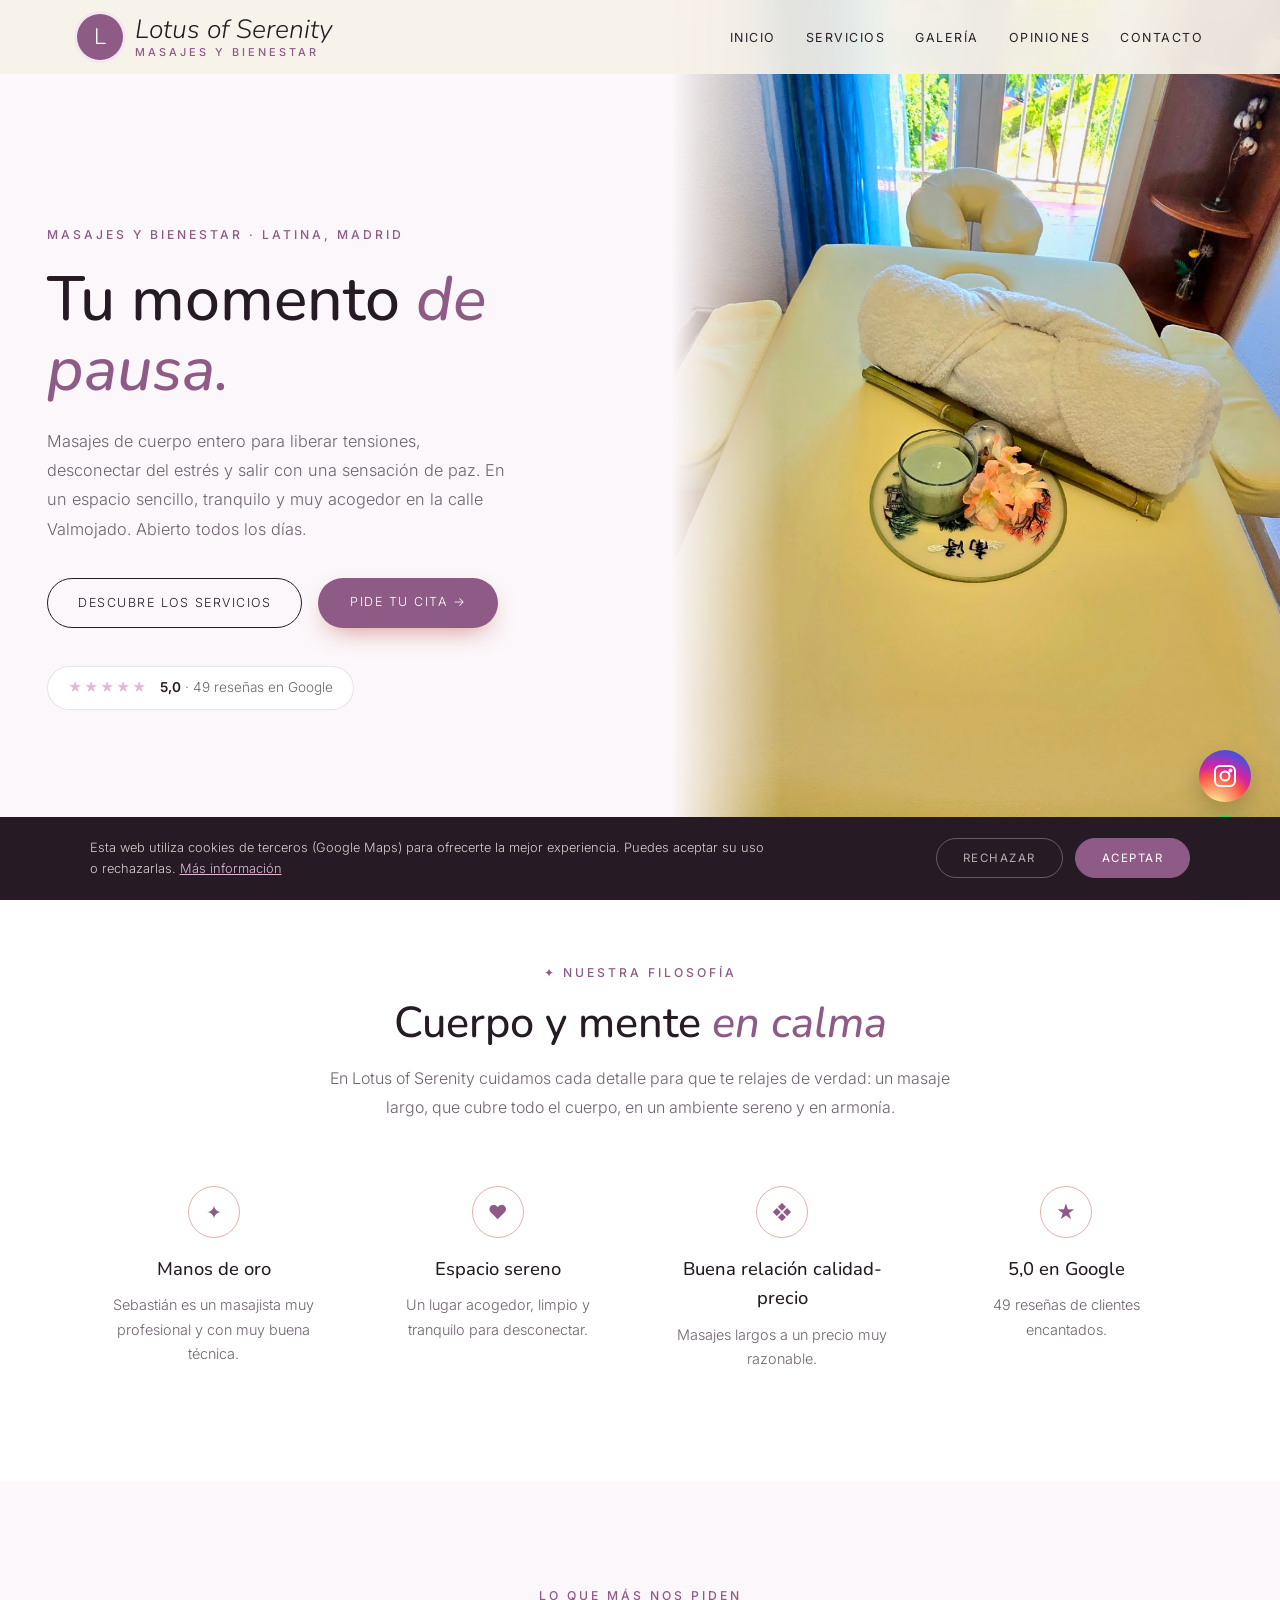
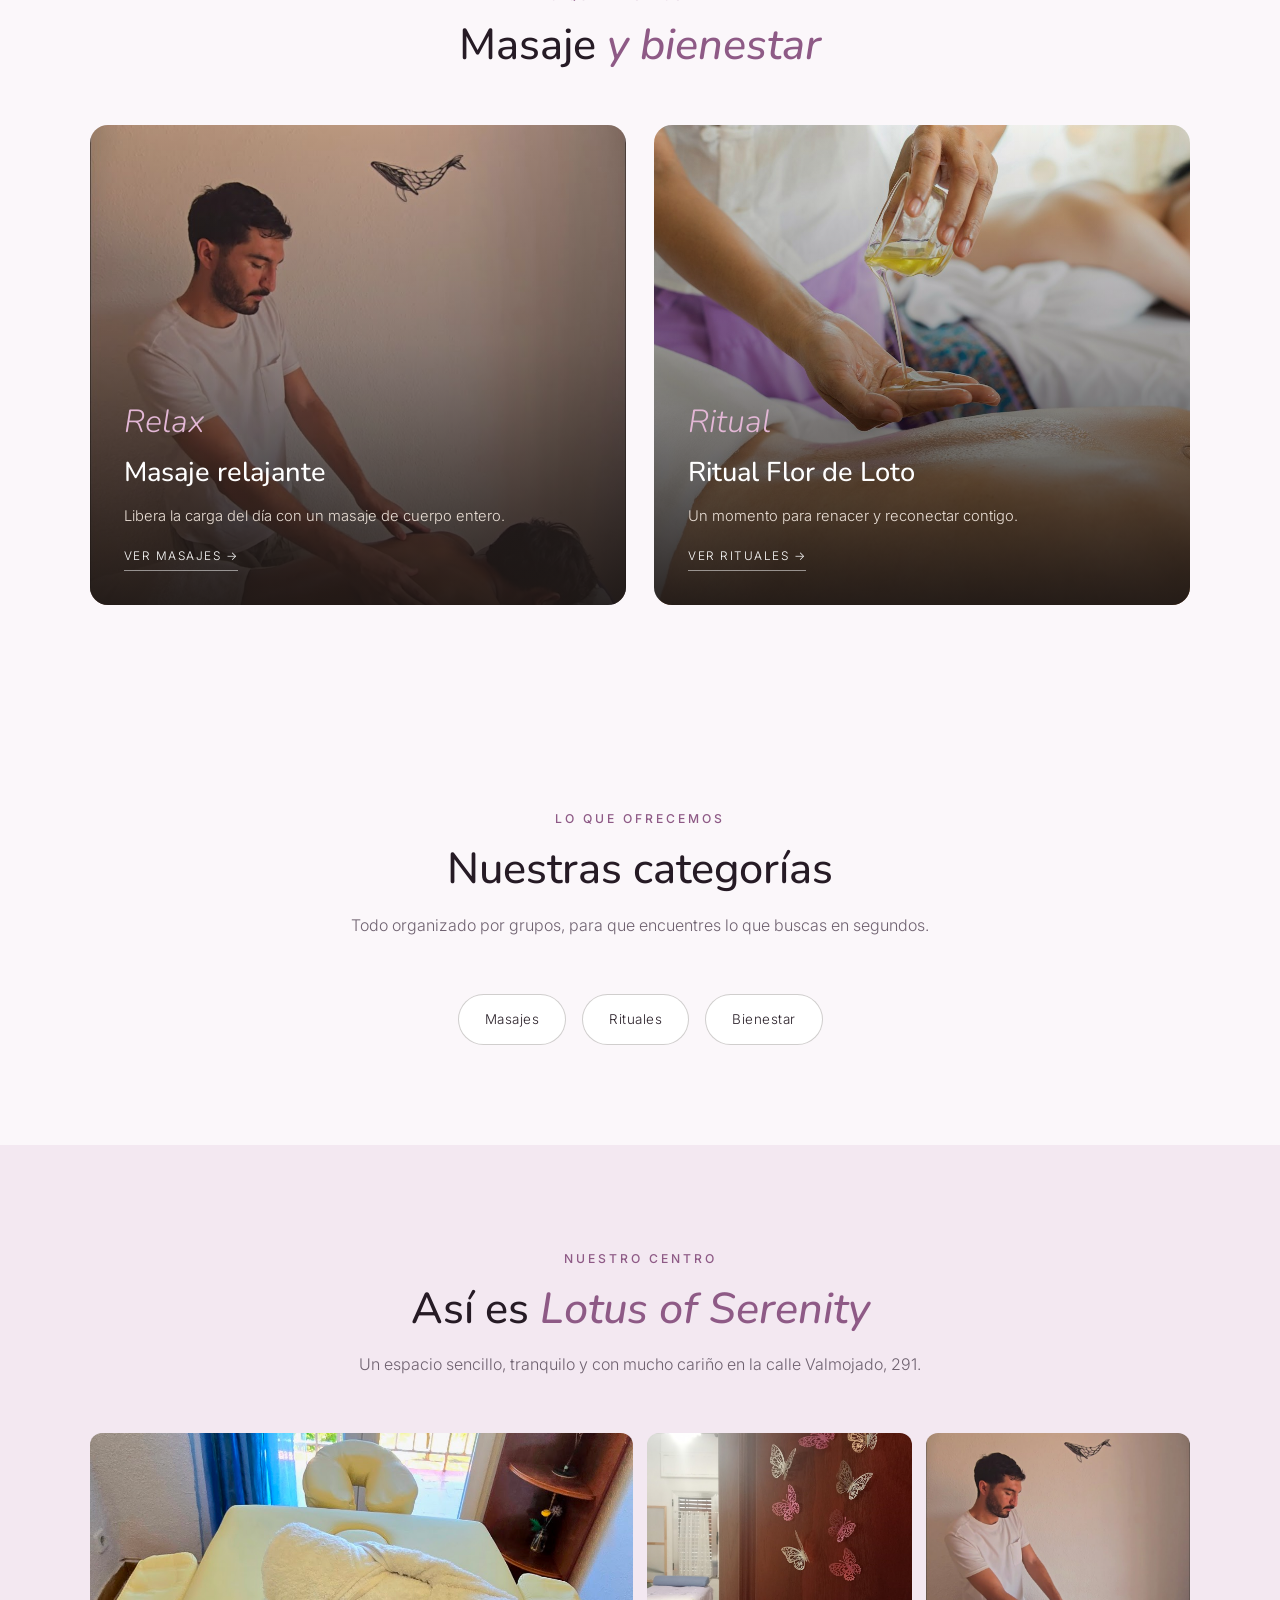
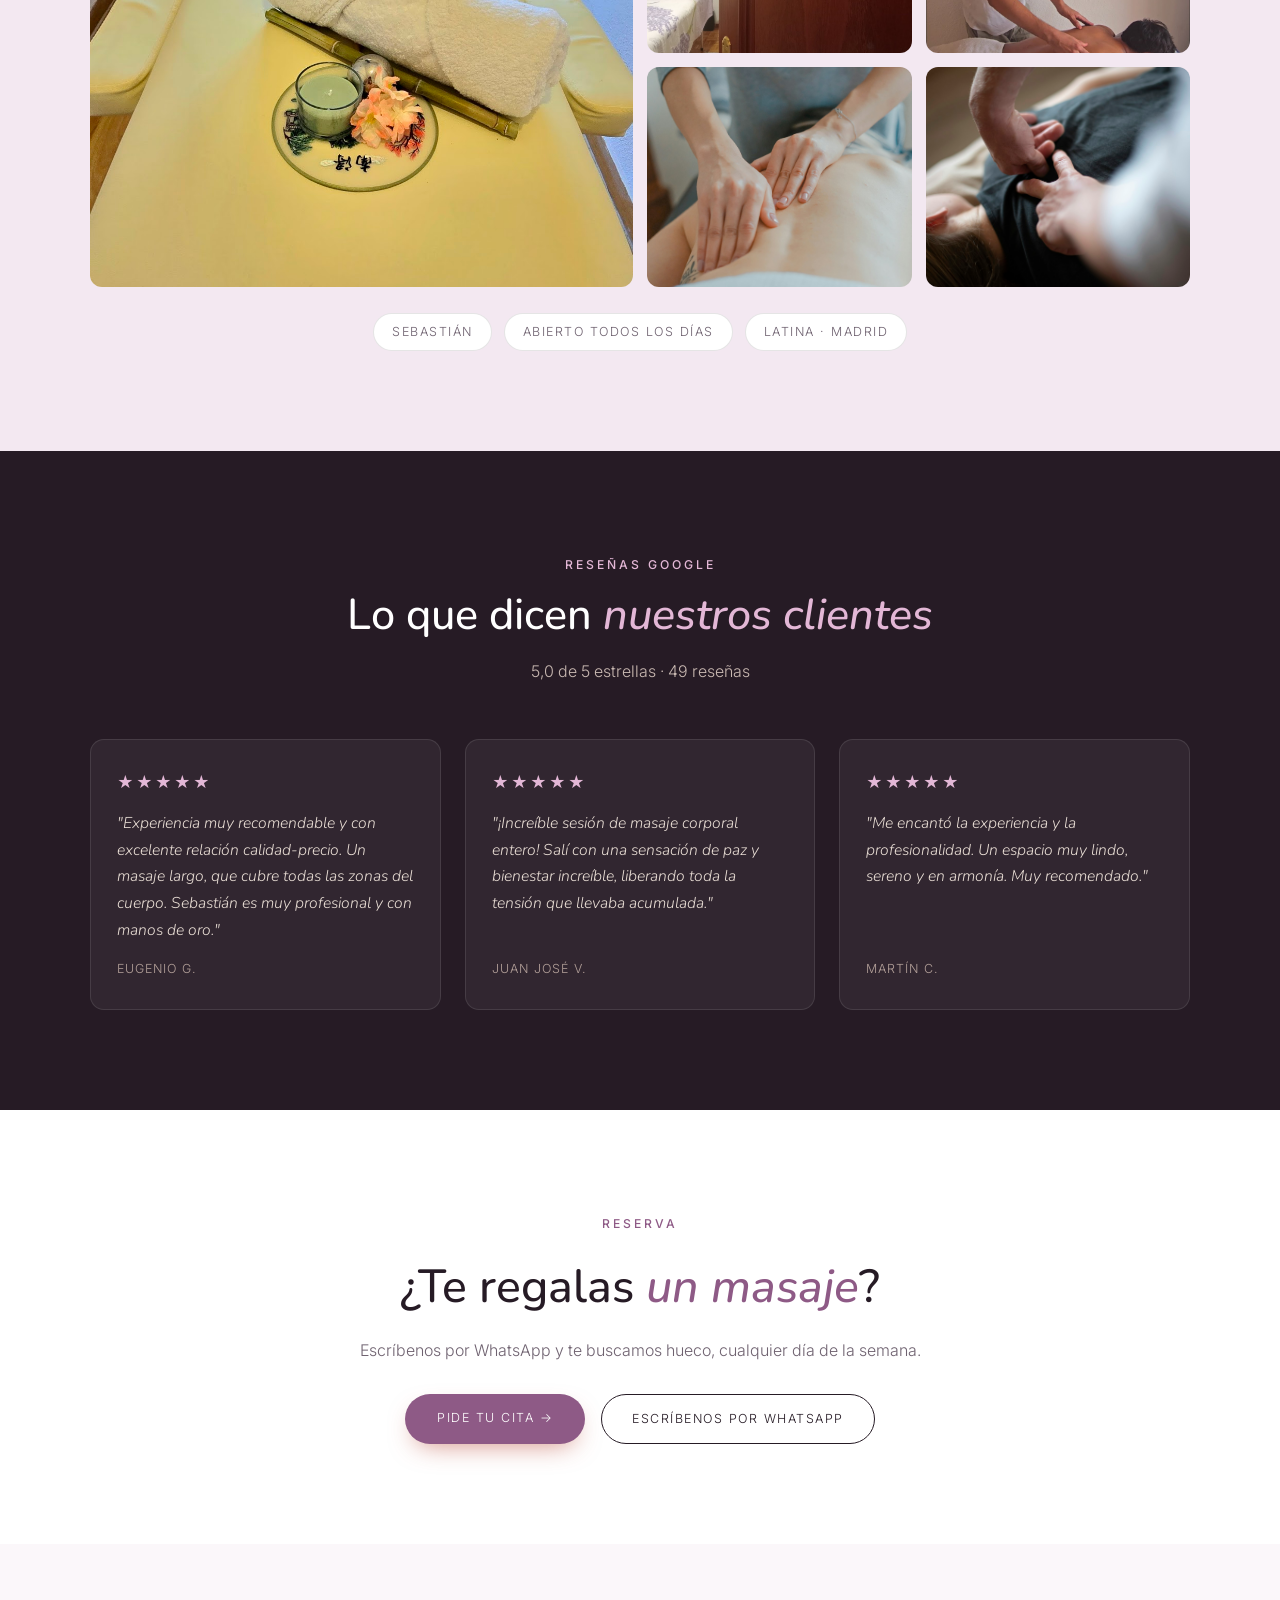
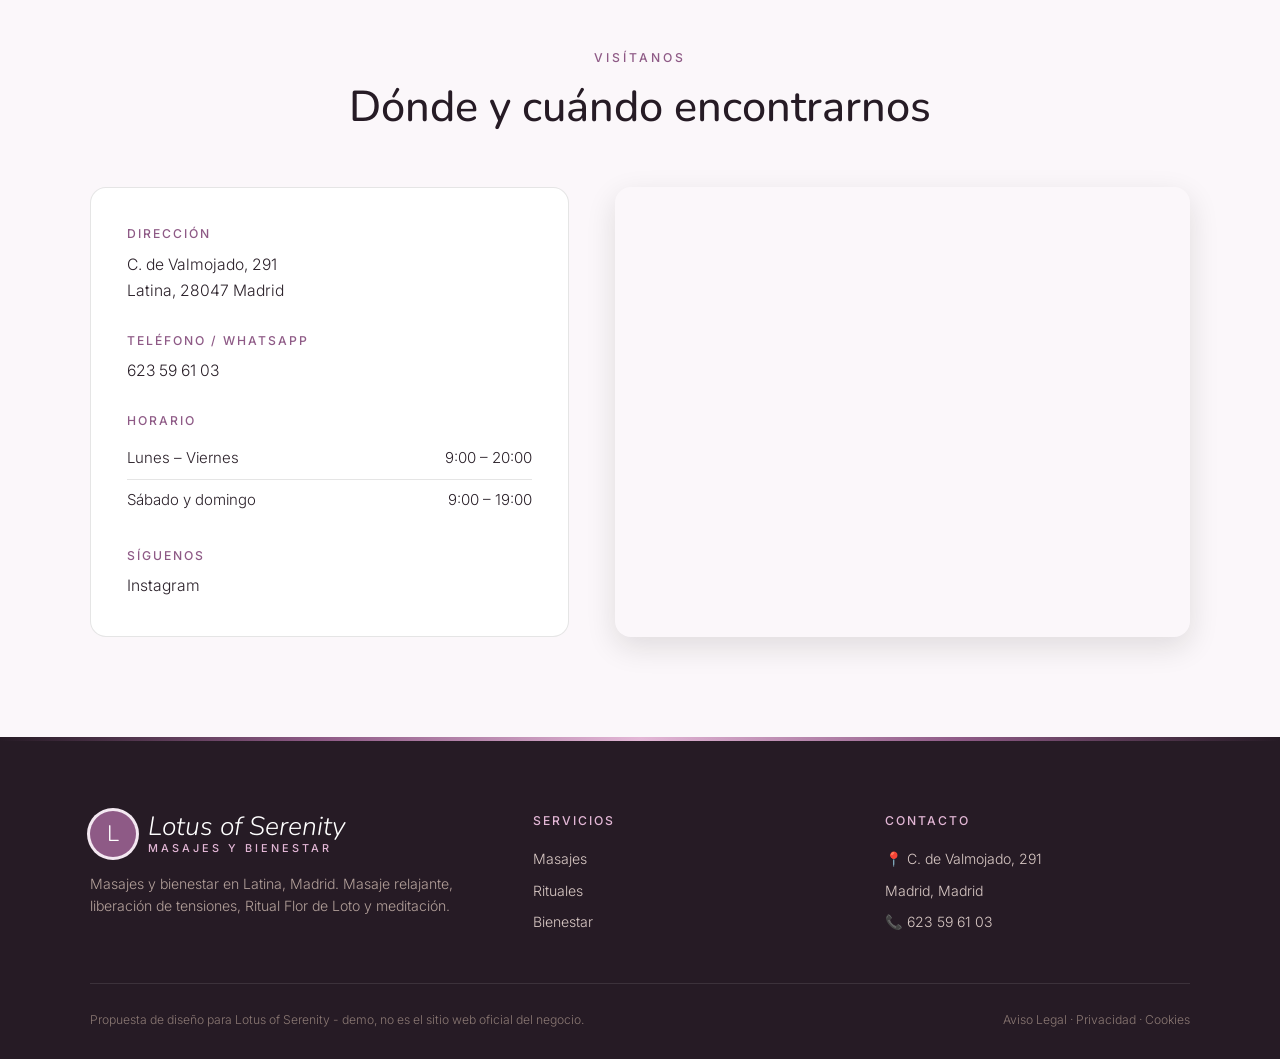
<file: index.html>
<!DOCTYPE html>
<html lang="es">
<head>
<meta charset="UTF-8">
<meta name="viewport" content="width=device-width, initial-scale=1.0">
<title>Lotus of Serenity — Masajes y bienestar en Latina, Madrid</title>
<meta name="description" content="Lotus of Serenity, centro de masajes y bienestar en C. de Valmojado 291 (Latina, Madrid). Masaje relajante de cuerpo entero, masaje para liberar tensiones, Ritual Flor de Loto y meditación. 5,0★ con 49 reseñas en Google.">
<meta name="theme-color" content="#261b25">
<meta property="og:title" content="Lotus of Serenity · Madrid">
<meta property="og:image" content="maps_01.jpg">

<link rel="preconnect" href="https://fonts.googleapis.com"><link rel="preconnect" href="https://fonts.gstatic.com" crossorigin><link href="https://fonts.googleapis.com/css2?family=Nunito:ital,wght@0,600;1,500&family=Inter:wght@300;400;500;600&display=swap" rel="stylesheet">
<link rel="stylesheet" href="styles.css">
</head>
<body>

<header id="header">
  <a href="index.html" class="logo" aria-label="Lotus of Serenity, inicio"><span class="logo-mark">L</span><span class="logo-text"><span class="script">Lotus of Serenity</span><small>masajes y bienestar</small></span></a>
  <nav id="nav" aria-label="Navegación principal"><ul><li><a href="index.html#inicio">Inicio</a></li><li><a href="servicios.html">Servicios</a></li><li><a href="index.html#galeria">Galería</a></li><li><a href="index.html#opiniones">Opiniones</a></li><li><a href="index.html#contacto">Contacto</a></li></ul></nav><button class="nav-toggle" id="navToggle" aria-label="Abrir menú">☰</button>
</header>

<section class="hero" id="inicio">
  <div class="hero-text">
    <span class="eyebrow">Masajes y bienestar · Latina, Madrid</span>
    <h1>Tu momento <em>de pausa.</em></h1>
    <p>Masajes de cuerpo entero para liberar tensiones, desconectar del estrés y salir con una sensación de paz. En un espacio sencillo, tranquilo y muy acogedor en la calle Valmojado. Abierto todos los días.</p>
    <div class="hero-ctas">
      <a href="servicios.html" class="btn-outline">Descubre los servicios</a>
      <a href="https://wa.me/34623596103?text=Hola%2C%20quiero%20pedir%20cita%20para%20un%20masaje" class="btn-solid" target="_blank" rel="noopener">Pide tu cita →</a>
    </div>
    <a class="hero-rating" href="https://www.google.com/maps/search/?api=1&query=Lotus+of+Serenity,+C.+de+Valmojado+291,+Madrid" target="_blank" rel="noopener"><span class="stars">★★★★★</span><span><strong>5,0</strong> · 49 reseñas en Google</span></a>
  </div>
  <div class="hero-img"><img src="maps_01.jpg" alt="Sala de masaje de Lotus of Serenity preparada con toallas y velas" style="object-position:center 50%;"></div>
</section>

<section class="trust">
  <div class="section-head">
    <span class="eyebrow">✦ Nuestra filosofía</span>
    <h2>Cuerpo y mente <em>en calma</em></h2>
    <p>En Lotus of Serenity cuidamos cada detalle para que te relajes de verdad: un masaje largo, que cubre todo el cuerpo, en un ambiente sereno y en armonía.</p>
  </div>
  <div class="trust-grid">
    <div class="trust-card"><span class="trust-ic">✦</span><h3>Manos de oro</h3><p>Sebastián es un masajista muy profesional y con muy buena técnica.</p></div>
    <div class="trust-card"><span class="trust-ic">♥</span><h3>Espacio sereno</h3><p>Un lugar acogedor, limpio y tranquilo para desconectar.</p></div>
    <div class="trust-card"><span class="trust-ic">❖</span><h3>Buena relación calidad-precio</h3><p>Masajes largos a un precio muy razonable.</p></div>
    <div class="trust-card"><span class="trust-ic">★</span><h3>5,0 en Google</h3><p>49 reseñas de clientes encantados.</p></div>
  </div>
</section>

<section class="worlds">
  <div class="section-head">
    <span class="eyebrow">Lo que más nos piden</span>
    <h2>Masaje <em>y bienestar</em></h2>
  </div>
  <div class="worlds-grid">
    <a href="servicios.html#masajes" class="world-card"><img src="maps_02.jpg" alt="Masaje relajante"><div class="world-text"><span class="script">Relax</span><h3>Masaje relajante</h3><p>Libera la carga del día con un masaje de cuerpo entero.</p><span class="world-link">Ver masajes →</span></div></a>
    <a href="servicios.html#rituales" class="world-card"><img src="u_aceite.jpg" alt="Ritual Flor de Loto"><div class="world-text"><span class="script">Ritual</span><h3>Ritual Flor de Loto</h3><p>Un momento para renacer y reconectar contigo.</p><span class="world-link">Ver rituales →</span></div></a>
  </div>
</section>

<section>
  <div class="section-head">
    <span class="eyebrow">Lo que ofrecemos</span>
    <h2>Nuestras categorías</h2>
    <p>Todo organizado por grupos, para que encuentres lo que buscas en segundos.</p>
  </div>
  <div class="cat-pills">
    <a href="servicios.html#masajes" class="cat-pill">Masajes</a>
    <a href="servicios.html#rituales" class="cat-pill">Rituales</a>
    <a href="servicios.html#bienestar" class="cat-pill">Bienestar</a>
  </div>
</section>

<section class="gallery-wrap" id="galeria">
  <div class="section-head">
    <span class="eyebrow">Nuestro centro</span>
    <h2>Así es <em>Lotus of Serenity</em></h2>
    <p>Un espacio sencillo, tranquilo y con mucho cariño en la calle Valmojado, 291.</p>
  </div>
  <div class="gallery">
    <figure class="big"><img src="maps_01.jpg" alt="Camilla de masaje preparada" loading="lazy"></figure>
    <figure><img src="maps_04.jpg" alt="Entrada a la sala de masaje" loading="lazy"></figure>
    <figure><img src="maps_02.jpg" alt="Masaje relajante" loading="lazy"></figure>
    <figure><img src="u_masaje.jpg" alt="Masaje de espalda" loading="lazy"></figure>
    <figure><img src="u_tension.jpg" alt="Masaje para liberar tensión" loading="lazy"></figure>
  </div>
  <div class="brands"><span>Sebastián</span><span>Abierto todos los días</span><span>Latina · Madrid</span></div>
</section>

<section class="reviews-wrap" id="opiniones">
  <div class="section-head">
    <span class="eyebrow">Reseñas Google</span>
    <h2>Lo que dicen <em>nuestros clientes</em></h2>
    <p>5,0 de 5 estrellas · 49 reseñas</p>
  </div>
  <div class="review-grid">
    <div class="review-card"><div class="stars">★★★★★</div><p>"Experiencia muy recomendable y con excelente relación calidad-precio. Un masaje largo, que cubre todas las zonas del cuerpo. Sebastián es muy profesional y con manos de oro."</p><cite>Eugenio G.</cite></div>
    <div class="review-card"><div class="stars">★★★★★</div><p>"¡Increíble sesión de masaje corporal entero! Salí con una sensación de paz y bienestar increíble, liberando toda la tensión que llevaba acumulada."</p><cite>Juan José V.</cite></div>
    <div class="review-card"><div class="stars">★★★★★</div><p>"Me encantó la experiencia y la profesionalidad. Un espacio muy lindo, sereno y en armonía. Muy recomendado."</p><cite>Martín C.</cite></div>
  </div>
</section>

<section class="cta-section">
  <span class="eyebrow">Reserva</span>
  <h2>¿Te regalas <em>un masaje</em>?</h2>
  <p>Escríbenos por WhatsApp y te buscamos hueco, cualquier día de la semana.</p>
  <div class="cta-row">
    <a href="https://wa.me/34623596103?text=Hola%2C%20quiero%20pedir%20cita%20para%20un%20masaje" class="btn-solid" target="_blank" rel="noopener">Pide tu cita →</a>
    <a href="https://wa.me/34623596103?text=Hola%2C%20quiero%20pedir%20cita%20para%20un%20masaje" class="btn-outline" target="_blank" rel="noopener">Escríbenos por WhatsApp</a>
  </div>
</section>

<section class="contact-section" id="contacto">
  <div class="section-head">
    <span class="eyebrow">Visítanos</span>
    <h2>Dónde y cuándo encontrarnos</h2>
  </div>
  <div class="contact-grid">
    <div class="contact-info">
      <div class="contact-block"><h3>Dirección</h3><p>C. de Valmojado, 291<br>Latina, 28047 Madrid</p></div>
      <div class="contact-block"><h3>Teléfono / WhatsApp</h3><p><a href="tel:+34623596103">623 59 61 03</a></p></div>
      <div class="contact-block"><h3>Horario</h3><ul class="hours-list"><li><span>Lunes – Viernes</span><span>9:00 – 20:00</span></li><li><span>Sábado y domingo</span><span>9:00 – 19:00</span></li></ul></div>
      <div class="contact-block"><h3>Síguenos</h3><p><a href="https://www.instagram.com/lotus_of_serenity/" target="_blank" rel="noopener">Instagram</a></p></div>
    </div>
    <div class="contact-map">
      <iframe title="Mapa de Lotus of Serenity" src="https://www.google.com/maps?q=Lotus+of+Serenity,+C.+de+Valmojado+291,+Madrid&output=embed" width="100%" height="100%" style="border:0;" allowfullscreen="" loading="lazy" referrerpolicy="no-referrer-when-downgrade"></iframe>
    </div>
  </div>
</section>

<footer>
  <div class="footer-grid">
    <div class="footer-brand">
      <a href="index.html" class="logo light"><span class="logo-mark">L</span><span class="logo-text"><span class="script">Lotus of Serenity</span><small>masajes y bienestar</small></span></a>
      <p>Masajes y bienestar en Latina, Madrid. Masaje relajante, liberación de tensiones, Ritual Flor de Loto y meditación.</p>
    </div>
    <div><h4>Servicios</h4><ul><li><a href="servicios.html#masajes">Masajes</a></li><li><a href="servicios.html#rituales">Rituales</a></li><li><a href="servicios.html#bienestar">Bienestar</a></li></ul></div>
    <div><h4>Contacto</h4><ul><li>📍 C. de Valmojado, 291</li><li>Madrid, Madrid</li><li>📞 <a href="tel:+34623596103">623 59 61 03</a></li></ul></div>
  </div>
  <div class="footer-bottom">
    <span>Propuesta de diseño para Lotus of Serenity - demo, no es el sitio web oficial del negocio.</span>
    <span><a href="aviso-legal.html">Aviso Legal</a> &middot; <a href="politica-privacidad.html">Privacidad</a> &middot; <a href="politica-cookies.html">Cookies</a></span>
  </div>
</footer>

<div id="cookie-banner" class="cookie-banner"><p>Esta web utiliza cookies de terceros (Google Maps) para ofrecerte la mejor experiencia. Puedes aceptar su uso o rechazarlas. <a href="politica-cookies.html">Más información</a></p><div class="cookie-actions"><button onclick="setCookieChoice('rejected')" class="ck-reject">Rechazar</button><button onclick="setCookieChoice('accepted')" class="ck-accept">Aceptar</button></div></div>
<div class="social-fabs"><a class="ig-fab" href="https://www.instagram.com/lotus_of_serenity/" target="_blank" rel="noopener" aria-label="Visitar Instagram"><svg width="24" height="24" viewBox="0 0 24 24" fill="none" stroke="white" stroke-width="2"><rect x="2" y="2" width="20" height="20" rx="5"/><circle cx="12" cy="12" r="4.5"/><circle cx="17.5" cy="6.5" r="1" fill="white"/></svg></a><a class="wa-fab" href="https://wa.me/34623596103?text=Hola%2C%20quiero%20pedir%20cita%20para%20un%20masaje" target="_blank" rel="noopener" aria-label="Escribir por WhatsApp"><svg width="28" height="28" viewBox="0 0 24 24" fill="white"><path d="M17.5 14.4c-.3-.1-1.8-.9-2-1s-.5-.1-.7.1-.8 1-.9 1.2-.3.2-.6.1a8.2 8.2 0 0 1-2.4-1.5 9 9 0 0 1-1.7-2.1c-.2-.3 0-.5.1-.6l.4-.5.3-.5v-.5l-.9-2.2c-.2-.6-.5-.5-.7-.5h-.6a1.1 1.1 0 0 0-.8.4 3.4 3.4 0 0 0-1 2.5 5.9 5.9 0 0 0 1.2 3.1 13.5 13.5 0 0 0 5.2 4.6c2.6 1 2.6.7 3.1.6a2.6 2.6 0 0 0 1.7-1.2 2.1 2.1 0 0 0 .2-1.2c-.1-.1-.3-.2-.6-.3ZM12 21.8a9.8 9.8 0 0 1-5-1.4l-.4-.2-3.7 1 1-3.6-.2-.4A9.8 9.8 0 1 1 12 21.8Zm8.4-18.3A11.8 11.8 0 0 0 1.8 17.7L.2 23.8l6.3-1.6a11.8 11.8 0 0 0 5.6 1.4A11.8 11.8 0 0 0 20.4 3.5Z"/></svg></a></div>
<script src="main.js"></script>
</body>
</html>
</file>
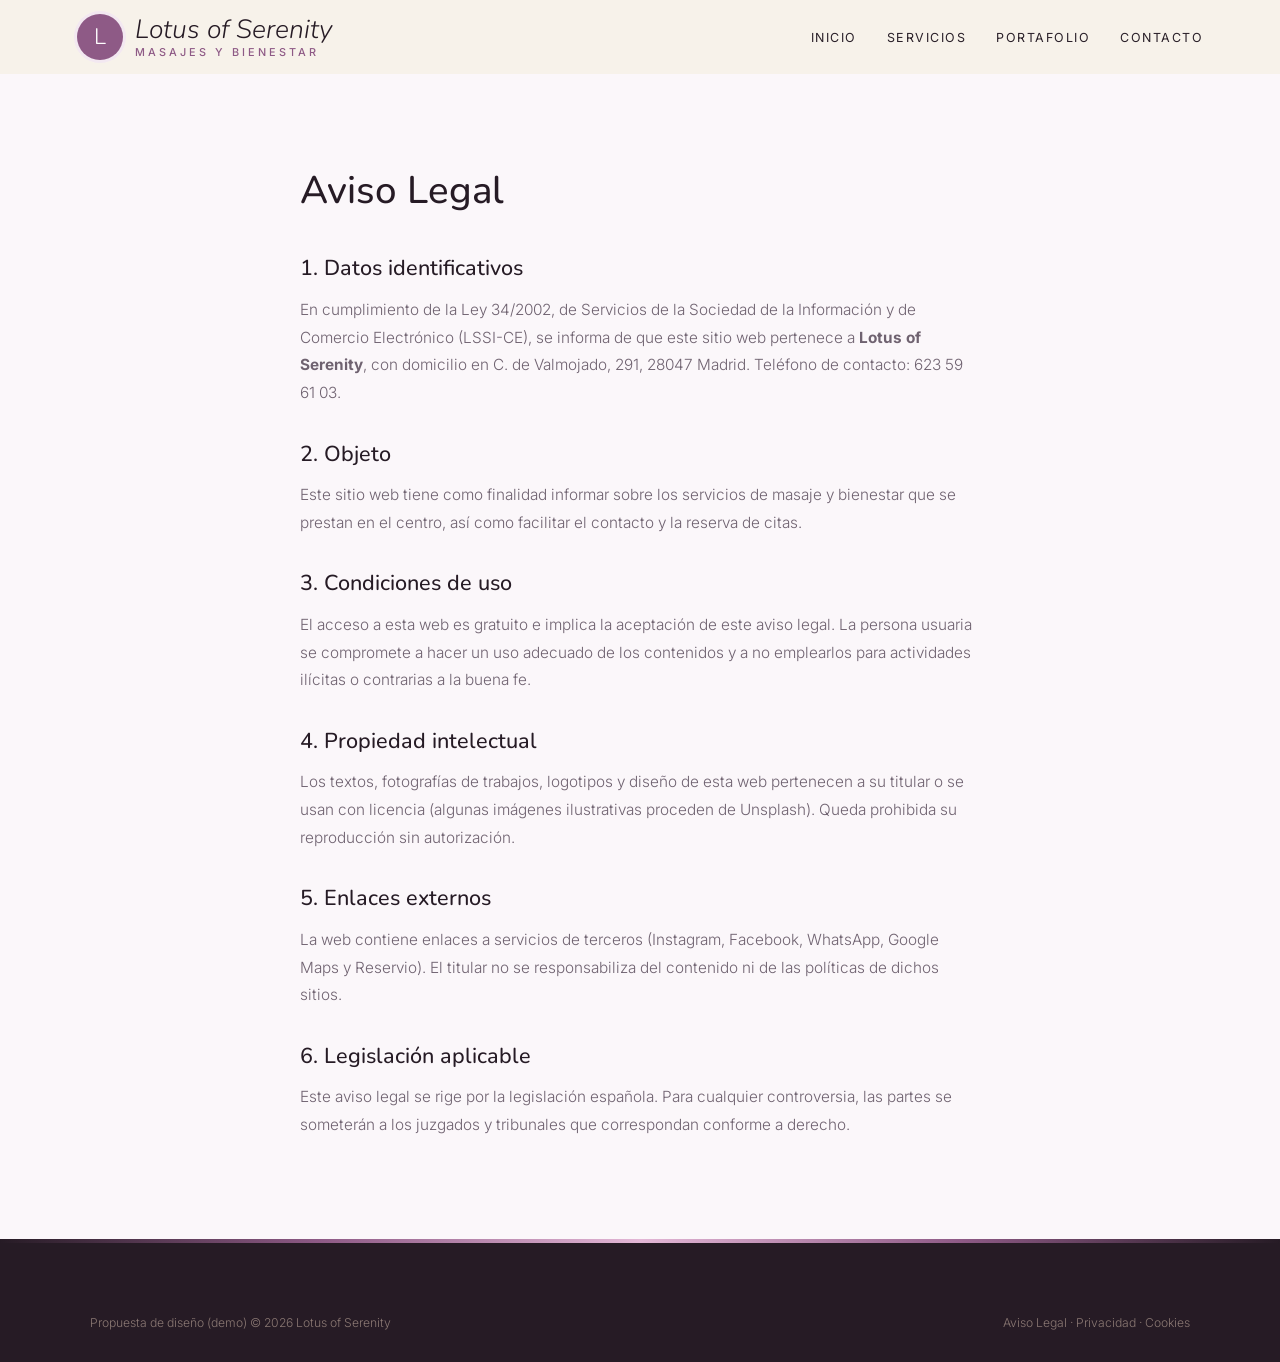
<file: aviso-legal.html>
<!DOCTYPE html>
<html lang="es">
<head>
<meta charset="UTF-8">
<meta name="viewport" content="width=device-width, initial-scale=1.0">
<title>Aviso Legal — Lotus of Serenity</title>
<meta name="robots" content="noindex">

<link rel="preconnect" href="https://fonts.googleapis.com">
<link href="https://fonts.googleapis.com/css2?family=Nunito:ital,wght@0,600;1,500&family=Inter:wght@300;400;500;600&display=swap" rel="stylesheet">
<link rel="stylesheet" href="styles.css">
</head>
<body>
<header id="header" class="scrolled">
  <a href="index.html" class="logo" aria-label="Lotus of Serenity, inicio">
    <span class="logo-mark">L</span>
    <span class="logo-text"><span class="script">Lotus of Serenity</span><small>masajes y bienestar</small></span>
  </a>
  <nav id="nav" aria-label="Navegación principal">
    <ul>
      <li><a href="index.html#inicio">Inicio</a></li>
      <li><a href="servicios.html">Servicios</a></li>
      <li><a href="portafolio.html">Portafolio</a></li>
      <li><a href="index.html#contacto">Contacto</a></li>
    </ul>
  </nav>
  <button class="nav-toggle" id="navToggle" aria-label="Abrir menú">☰</button>
</header>
<main class="legal"><h1>Aviso Legal</h1>
<h2>1. Datos identificativos</h2>
<p>En cumplimiento de la Ley 34/2002, de Servicios de la Sociedad de la Información y de Comercio Electrónico (LSSI-CE), se informa de que este sitio web pertenece a <strong>Lotus of Serenity</strong>, con domicilio en C. de Valmojado, 291, 28047 Madrid. Teléfono de contacto: 623 59 61 03.</p>
<h2>2. Objeto</h2>
<p>Este sitio web tiene como finalidad informar sobre los servicios de masaje y bienestar que se prestan en el centro, así como facilitar el contacto y la reserva de citas.</p>
<h2>3. Condiciones de uso</h2>
<p>El acceso a esta web es gratuito e implica la aceptación de este aviso legal. La persona usuaria se compromete a hacer un uso adecuado de los contenidos y a no emplearlos para actividades ilícitas o contrarias a la buena fe.</p>
<h2>4. Propiedad intelectual</h2>
<p>Los textos, fotografías de trabajos, logotipos y diseño de esta web pertenecen a su titular o se usan con licencia (algunas imágenes ilustrativas proceden de Unsplash). Queda prohibida su reproducción sin autorización.</p>
<h2>5. Enlaces externos</h2>
<p>La web contiene enlaces a servicios de terceros (Instagram, Facebook, WhatsApp, Google Maps y Reservio). El titular no se responsabiliza del contenido ni de las políticas de dichos sitios.</p>
<h2>6. Legislación aplicable</h2>
<p>Este aviso legal se rige por la legislación española. Para cualquier controversia, las partes se someterán a los juzgados y tribunales que correspondan conforme a derecho.</p></main>
<footer>
  <div class="footer-bottom" style="margin-top:0">
    <span>Propuesta de diseño (demo) © 2026 Lotus of Serenity</span>
    <span><a href="aviso-legal.html">Aviso Legal</a> &middot; <a href="politica-privacidad.html">Privacidad</a> &middot; <a href="politica-cookies.html">Cookies</a></span>
  </div>
</footer>
<script src="main.js"></script>
</body>
</html>
</file>
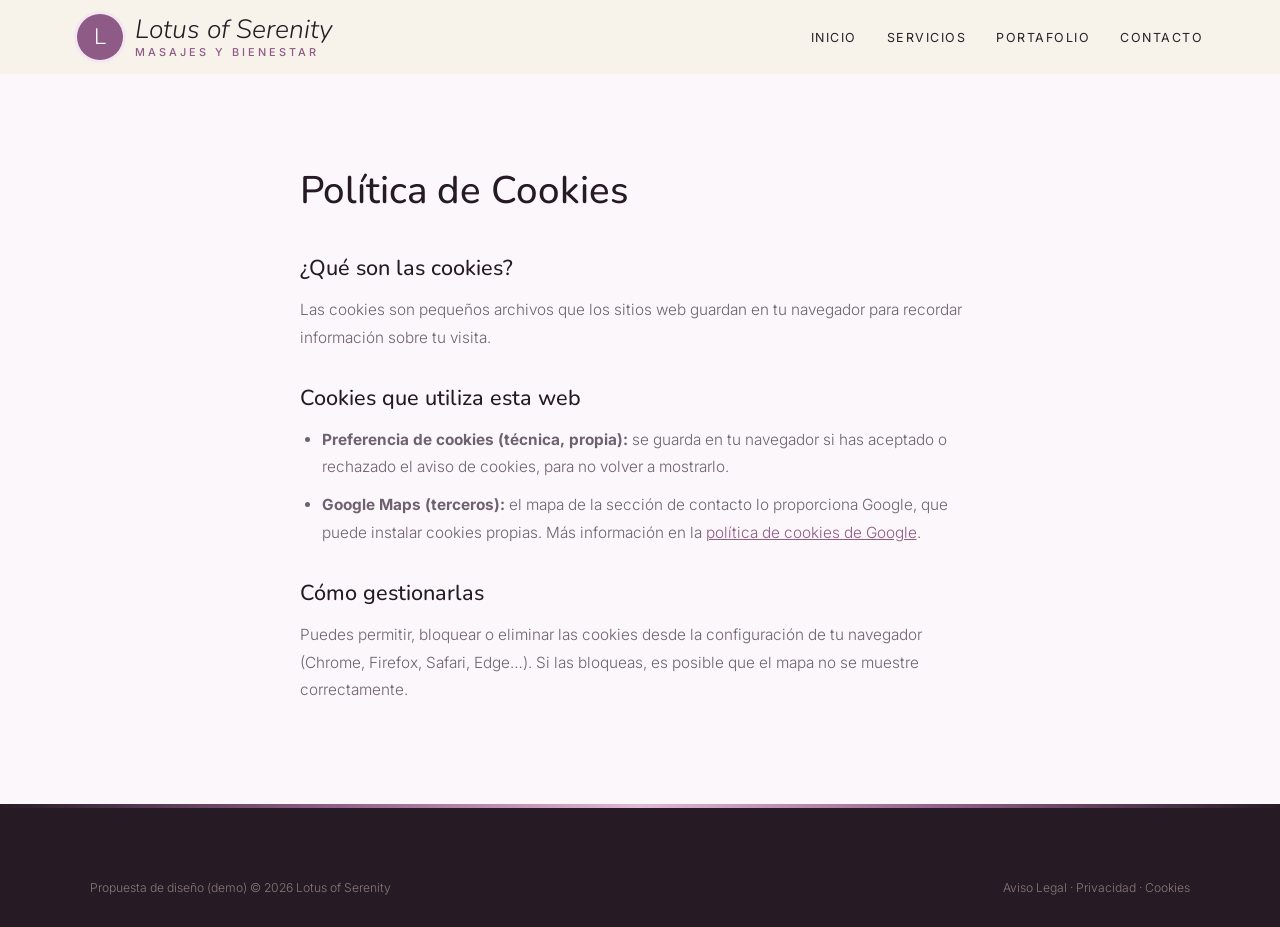
<file: politica-cookies.html>
<!DOCTYPE html>
<html lang="es">
<head>
<meta charset="UTF-8">
<meta name="viewport" content="width=device-width, initial-scale=1.0">
<title>Política de Cookies — Lotus of Serenity</title>
<meta name="robots" content="noindex">

<link rel="preconnect" href="https://fonts.googleapis.com">
<link href="https://fonts.googleapis.com/css2?family=Nunito:ital,wght@0,600;1,500&family=Inter:wght@300;400;500;600&display=swap" rel="stylesheet">
<link rel="stylesheet" href="styles.css">
</head>
<body>
<header id="header" class="scrolled">
  <a href="index.html" class="logo" aria-label="Lotus of Serenity, inicio">
    <span class="logo-mark">L</span>
    <span class="logo-text"><span class="script">Lotus of Serenity</span><small>masajes y bienestar</small></span>
  </a>
  <nav id="nav" aria-label="Navegación principal">
    <ul>
      <li><a href="index.html#inicio">Inicio</a></li>
      <li><a href="servicios.html">Servicios</a></li>
      <li><a href="portafolio.html">Portafolio</a></li>
      <li><a href="index.html#contacto">Contacto</a></li>
    </ul>
  </nav>
  <button class="nav-toggle" id="navToggle" aria-label="Abrir menú">☰</button>
</header>
<main class="legal"><h1>Política de Cookies</h1>
<h2>¿Qué son las cookies?</h2>
<p>Las cookies son pequeños archivos que los sitios web guardan en tu navegador para recordar información sobre tu visita.</p>
<h2>Cookies que utiliza esta web</h2>
<ul>
<li><strong>Preferencia de cookies (técnica, propia):</strong> se guarda en tu navegador si has aceptado o rechazado el aviso de cookies, para no volver a mostrarlo.</li>
<li><strong>Google Maps (terceros):</strong> el mapa de la sección de contacto lo proporciona Google, que puede instalar cookies propias. Más información en la <a href="https://policies.google.com/technologies/cookies" target="_blank" rel="noopener">política de cookies de Google</a>.</li>
</ul>
<h2>Cómo gestionarlas</h2>
<p>Puedes permitir, bloquear o eliminar las cookies desde la configuración de tu navegador (Chrome, Firefox, Safari, Edge…). Si las bloqueas, es posible que el mapa no se muestre correctamente.</p></main>
<footer>
  <div class="footer-bottom" style="margin-top:0">
    <span>Propuesta de diseño (demo) © 2026 Lotus of Serenity</span>
    <span><a href="aviso-legal.html">Aviso Legal</a> &middot; <a href="politica-privacidad.html">Privacidad</a> &middot; <a href="politica-cookies.html">Cookies</a></span>
  </div>
</footer>
<script src="main.js"></script>
</body>
</html>
</file>
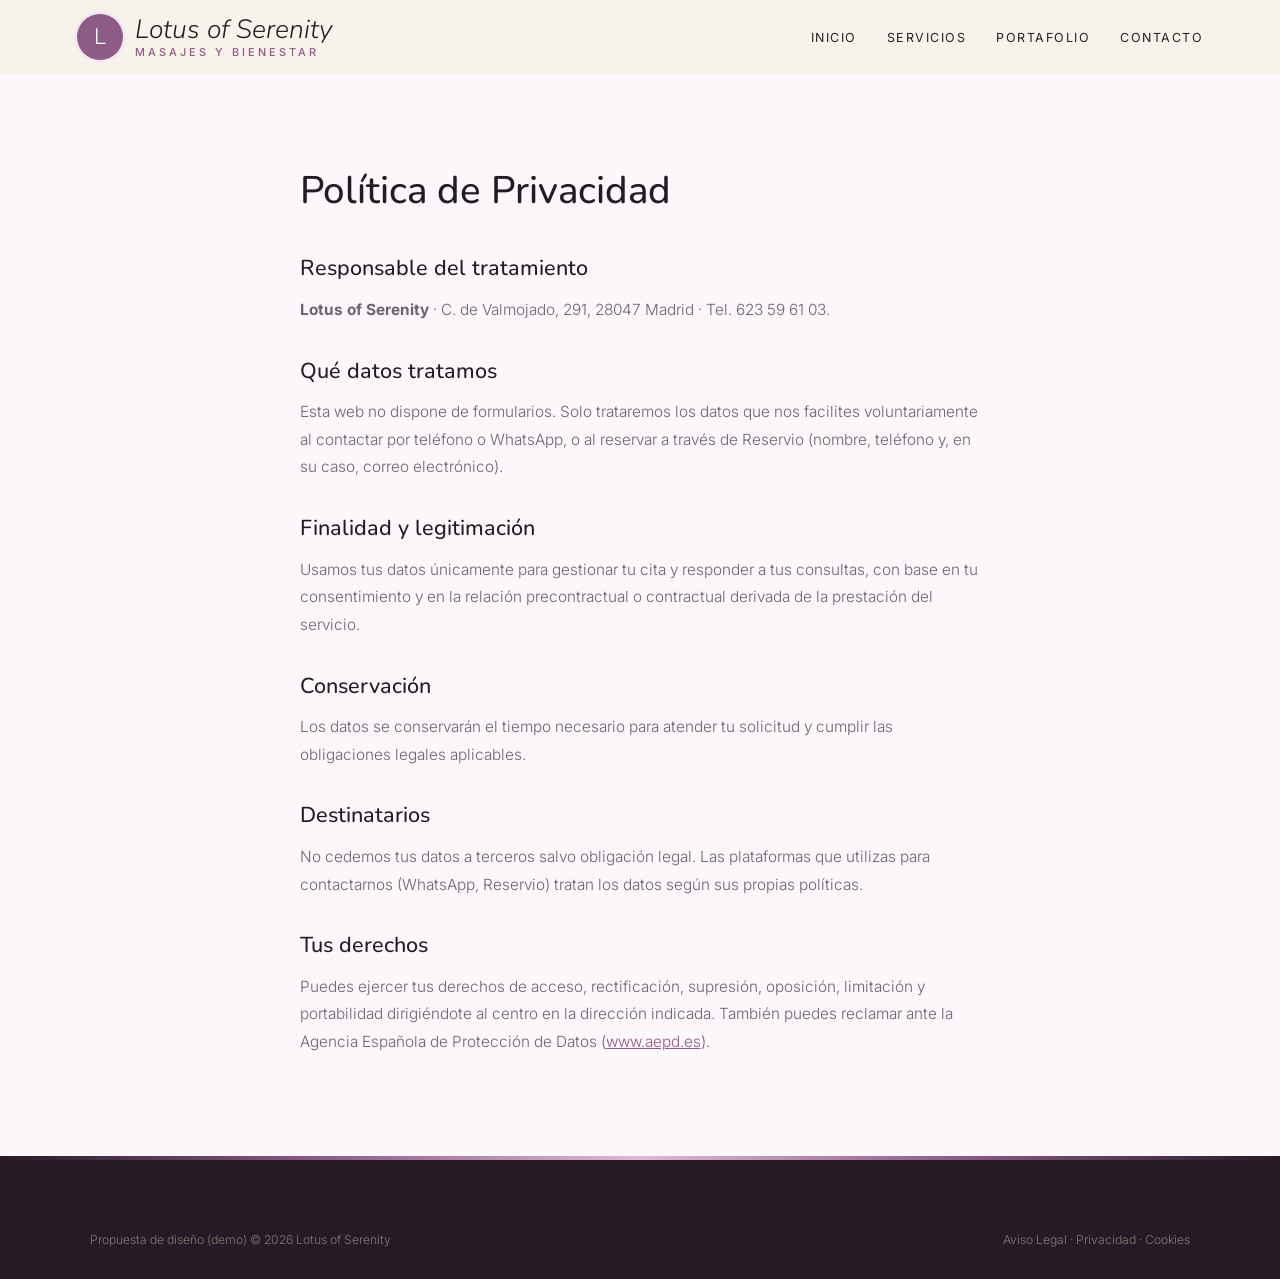
<file: politica-privacidad.html>
<!DOCTYPE html>
<html lang="es">
<head>
<meta charset="UTF-8">
<meta name="viewport" content="width=device-width, initial-scale=1.0">
<title>Política de Privacidad — Lotus of Serenity</title>
<meta name="robots" content="noindex">

<link rel="preconnect" href="https://fonts.googleapis.com">
<link href="https://fonts.googleapis.com/css2?family=Nunito:ital,wght@0,600;1,500&family=Inter:wght@300;400;500;600&display=swap" rel="stylesheet">
<link rel="stylesheet" href="styles.css">
</head>
<body>
<header id="header" class="scrolled">
  <a href="index.html" class="logo" aria-label="Lotus of Serenity, inicio">
    <span class="logo-mark">L</span>
    <span class="logo-text"><span class="script">Lotus of Serenity</span><small>masajes y bienestar</small></span>
  </a>
  <nav id="nav" aria-label="Navegación principal">
    <ul>
      <li><a href="index.html#inicio">Inicio</a></li>
      <li><a href="servicios.html">Servicios</a></li>
      <li><a href="portafolio.html">Portafolio</a></li>
      <li><a href="index.html#contacto">Contacto</a></li>
    </ul>
  </nav>
  <button class="nav-toggle" id="navToggle" aria-label="Abrir menú">☰</button>
</header>
<main class="legal"><h1>Política de Privacidad</h1>
<h2>Responsable del tratamiento</h2>
<p><strong>Lotus of Serenity</strong> · C. de Valmojado, 291, 28047 Madrid · Tel. 623 59 61 03.</p>
<h2>Qué datos tratamos</h2>
<p>Esta web no dispone de formularios. Solo trataremos los datos que nos facilites voluntariamente al contactar por teléfono o WhatsApp, o al reservar a través de Reservio (nombre, teléfono y, en su caso, correo electrónico).</p>
<h2>Finalidad y legitimación</h2>
<p>Usamos tus datos únicamente para gestionar tu cita y responder a tus consultas, con base en tu consentimiento y en la relación precontractual o contractual derivada de la prestación del servicio.</p>
<h2>Conservación</h2>
<p>Los datos se conservarán el tiempo necesario para atender tu solicitud y cumplir las obligaciones legales aplicables.</p>
<h2>Destinatarios</h2>
<p>No cedemos tus datos a terceros salvo obligación legal. Las plataformas que utilizas para contactarnos (WhatsApp, Reservio) tratan los datos según sus propias políticas.</p>
<h2>Tus derechos</h2>
<p>Puedes ejercer tus derechos de acceso, rectificación, supresión, oposición, limitación y portabilidad dirigiéndote al centro en la dirección indicada. También puedes reclamar ante la Agencia Española de Protección de Datos (<a href="https://www.aepd.es" target="_blank" rel="noopener">www.aepd.es</a>).</p></main>
<footer>
  <div class="footer-bottom" style="margin-top:0">
    <span>Propuesta de diseño (demo) © 2026 Lotus of Serenity</span>
    <span><a href="aviso-legal.html">Aviso Legal</a> &middot; <a href="politica-privacidad.html">Privacidad</a> &middot; <a href="politica-cookies.html">Cookies</a></span>
  </div>
</footer>
<script src="main.js"></script>
</body>
</html>
</file>
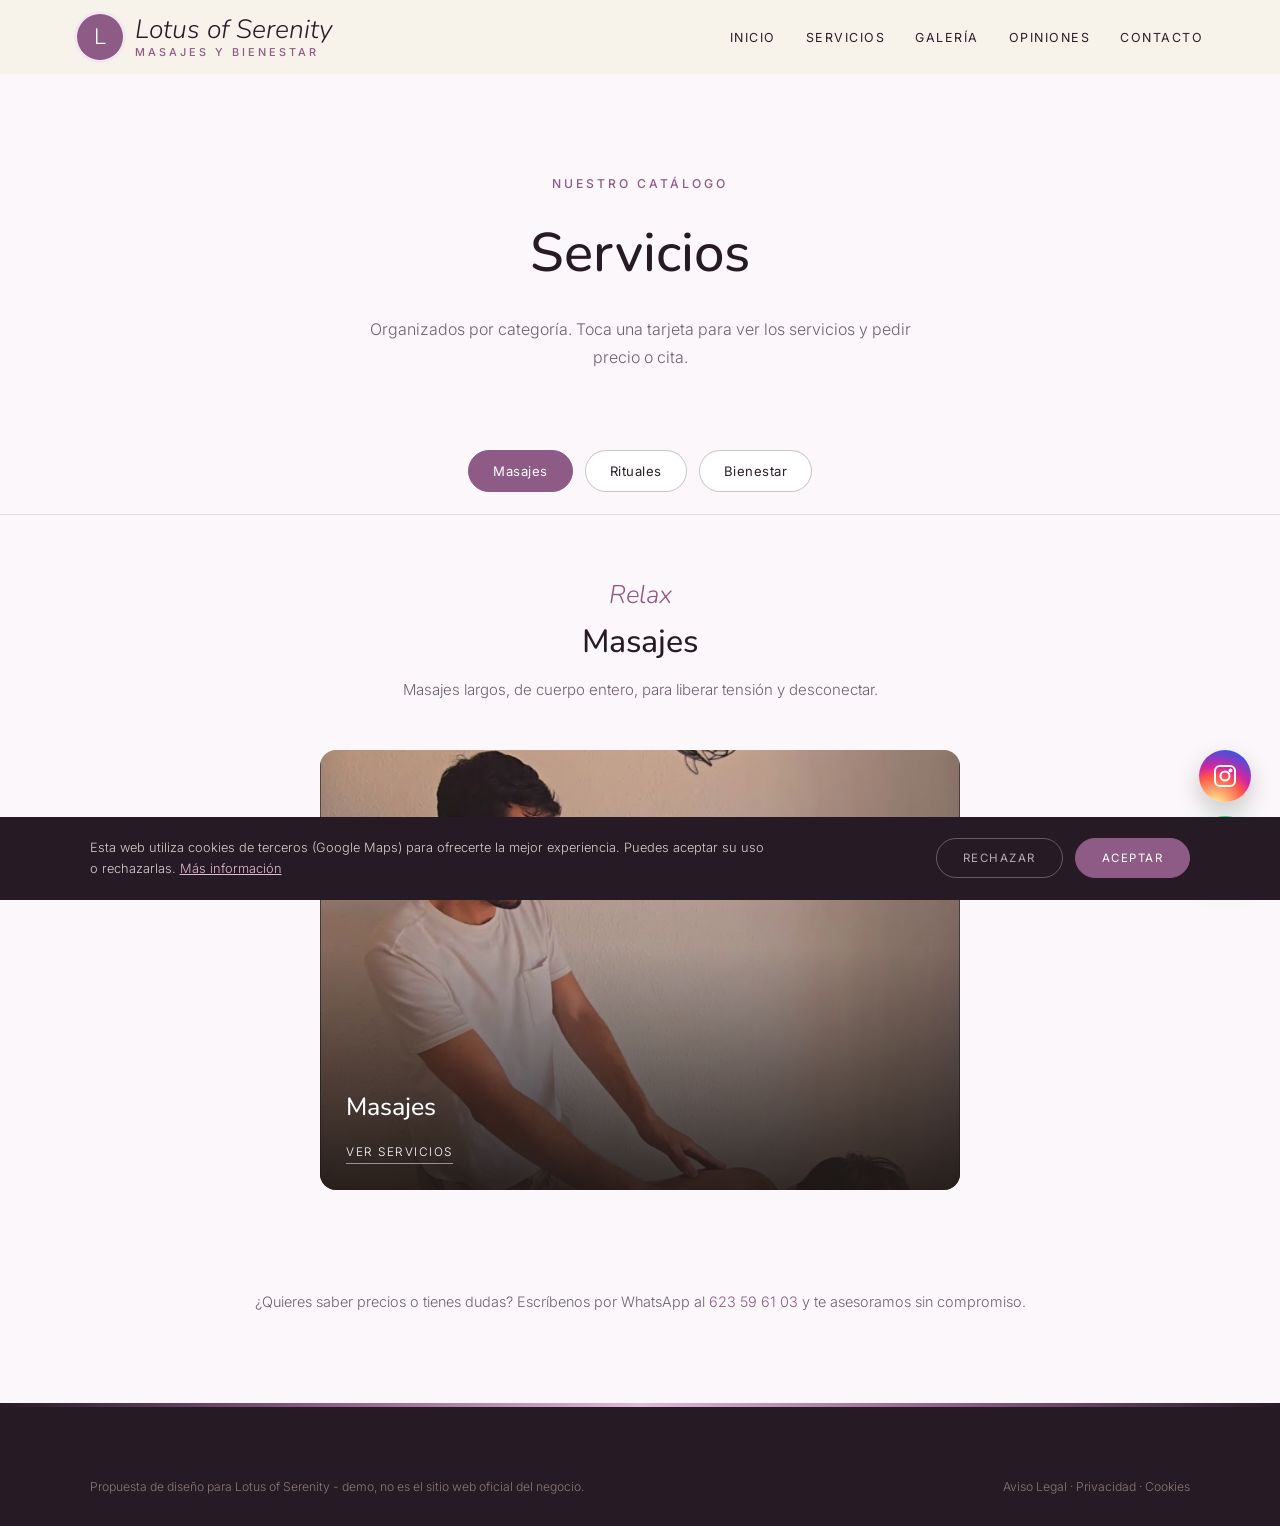
<file: servicios.html>
<!DOCTYPE html>
<html lang="es">
<head>
<meta charset="UTF-8">
<meta name="viewport" content="width=device-width, initial-scale=1.0">
<title>Servicios — Lotus of Serenity · Madrid</title>
<meta name="description" content="Servicios de Lotus of Serenity en Madrid.">

<link rel="preconnect" href="https://fonts.googleapis.com"><link rel="preconnect" href="https://fonts.gstatic.com" crossorigin><link href="https://fonts.googleapis.com/css2?family=Nunito:ital,wght@0,600;1,500&family=Inter:wght@300;400;500;600&display=swap" rel="stylesheet">
<link rel="stylesheet" href="styles.css">
</head>
<body>

<header id="header" class="scrolled">
  <a href="index.html" class="logo" aria-label="Lotus of Serenity, inicio"><span class="logo-mark">L</span><span class="logo-text"><span class="script">Lotus of Serenity</span><small>masajes y bienestar</small></span></a>
  <nav id="nav" aria-label="Navegación principal"><ul><li><a href="index.html#inicio">Inicio</a></li><li><a href="servicios.html">Servicios</a></li><li><a href="index.html#galeria">Galería</a></li><li><a href="index.html#opiniones">Opiniones</a></li><li><a href="index.html#contacto">Contacto</a></li></ul></nav><button class="nav-toggle" id="navToggle" aria-label="Abrir menú">☰</button>
</header>

<div class="page-hero">
  <span class="eyebrow">Nuestro catálogo</span>
  <h1>Servicios</h1>
  <p>Organizados por categoría. Toca una tarjeta para ver los servicios y pedir precio o cita.</p>
</div>

<div class="tabs">
  <button class="tab-btn active" data-tab="masajes">Masajes</button>
  <button class="tab-btn" data-tab="rituales">Rituales</button>
  <button class="tab-btn" data-tab="bienestar">Bienestar</button>
  
</div>

<div class="tab-panel active" id="masajes">
  <div class="tab-intro"><span class="script">Relax</span><h2>Masajes</h2><p>Masajes largos, de cuerpo entero, para liberar tensión y desconectar.</p></div>
  <div class="cat-grid single">
    <div class="cat-card" onclick="openModal('masajes')"><img src="maps_02.jpg" alt="Masajes" loading="lazy"><div class="cat-card-text"><h3>Masajes</h3><span>Ver servicios</span></div></div>
  </div>
</div>

<div class="tab-panel" id="rituales">
  <div class="tab-intro"><span class="script">Ritual</span><h2>Rituales</h2><p>Experiencias pensadas para renovar cuerpo y mente.</p></div>
  <div class="cat-grid single">
    <div class="cat-card" onclick="openModal('rituales')"><img src="u_aceite.jpg" alt="Ritual Flor de Loto" loading="lazy"><div class="cat-card-text"><h3>Ritual Flor de Loto</h3><span>Ver servicios</span></div></div>
  </div>
</div>

<div class="tab-panel" id="bienestar">
  <div class="tab-intro"><span class="script">Calma</span><h2>Meditación y bienestar</h2><p>Cuerpo, mente y consciencia en equilibrio.</p></div>
  <div class="cat-grid single">
    <div class="cat-card" onclick="openModal('bienestar')"><img src="maps_04.jpg" alt="Bienestar" loading="lazy"><div class="cat-card-text"><h3>Bienestar</h3><span>Ver servicios</span></div></div>
  </div>
</div>


<p class="services-note">¿Quieres saber precios o tienes dudas? Escríbenos por WhatsApp al <a href="https://wa.me/34623596103" target="_blank" rel="noopener" style="color:var(--red)">623 59 61 03</a> y te asesoramos sin compromiso.</p>

<div class="modal-overlay" id="modal-masajes"><div class="modal">
  <button class="modal-close" onclick="closeModal('masajes')" aria-label="Cerrar">×</button>
  <h3>Masajes</h3><p class="modal-sub">Relajación de cuerpo entero</p>
  <div class="svc-row"><div><div class="svc-name">Masaje relajante</div><span class="svc-desc">Un masaje largo que cubre todas las zonas del cuerpo.</span></div><div class="svc-price">Consultar</div></div>
  <div class="svc-row"><div><div class="svc-name">Masaje para liberar tensiones</div><span class="svc-desc">Para soltar la tensión y el estrés acumulados.</span></div><div class="svc-price">Consultar</div></div>
  <a class="modal-cta alt" href="https://wa.me/34623596103?text=Hola%2C%20quiero%20informaci%C3%B3n%20sobre%20masajes" target="_blank" rel="noopener">Pedir cita por WhatsApp</a>
</div></div>

<div class="modal-overlay" id="modal-rituales"><div class="modal">
  <button class="modal-close" onclick="closeModal('rituales')" aria-label="Cerrar">×</button>
  <h3>Ritual Flor de Loto</h3><p class="modal-sub">Un momento para renacer</p>
  <div class="svc-row"><div><div class="svc-name">Ritual Flor de Loto</div><span class="svc-desc">Nuestro ritual para relajarte por completo y renovarte.</span></div><div class="svc-price">Consultar</div></div>
  <a class="modal-cta alt" href="https://wa.me/34623596103?text=Hola%2C%20quiero%20informaci%C3%B3n%20sobre%20ritual%20flor%20de%20loto" target="_blank" rel="noopener">Pedir cita por WhatsApp</a>
</div></div>

<div class="modal-overlay" id="modal-bienestar"><div class="modal">
  <button class="modal-close" onclick="closeModal('bienestar')" aria-label="Cerrar">×</button>
  <h3>Bienestar</h3><p class="modal-sub">Paz interior</p>
  <div class="svc-row"><div><div class="svc-name">Meditación</div><span class="svc-desc">Momentos de calma y reconexión contigo.</span></div><div class="svc-price">Consultar</div></div>
  <div class="svc-row"><div><div class="svc-name">Sala de bienestar</div><span class="svc-desc">Un espacio tranquilo para desconectar del día a día.</span></div><div class="svc-price">Consultar</div></div>
  <a class="modal-cta alt" href="https://wa.me/34623596103?text=Hola%2C%20quiero%20informaci%C3%B3n%20sobre%20bienestar" target="_blank" rel="noopener">Pedir cita por WhatsApp</a>
</div></div>


<footer>
  <div class="footer-bottom" style="margin-top:0">
    <span>Propuesta de diseño para Lotus of Serenity - demo, no es el sitio web oficial del negocio.</span>
    <span><a href="aviso-legal.html">Aviso Legal</a> &middot; <a href="politica-privacidad.html">Privacidad</a> &middot; <a href="politica-cookies.html">Cookies</a></span>
  </div>
</footer>

<div id="cookie-banner" class="cookie-banner"><p>Esta web utiliza cookies de terceros (Google Maps) para ofrecerte la mejor experiencia. Puedes aceptar su uso o rechazarlas. <a href="politica-cookies.html">Más información</a></p><div class="cookie-actions"><button onclick="setCookieChoice('rejected')" class="ck-reject">Rechazar</button><button onclick="setCookieChoice('accepted')" class="ck-accept">Aceptar</button></div></div>
<div class="social-fabs"><a class="ig-fab" href="https://www.instagram.com/lotus_of_serenity/" target="_blank" rel="noopener" aria-label="Visitar Instagram"><svg width="24" height="24" viewBox="0 0 24 24" fill="none" stroke="white" stroke-width="2"><rect x="2" y="2" width="20" height="20" rx="5"/><circle cx="12" cy="12" r="4.5"/><circle cx="17.5" cy="6.5" r="1" fill="white"/></svg></a><a class="wa-fab" href="https://wa.me/34623596103?text=Hola%2C%20quiero%20pedir%20cita%20para%20un%20masaje" target="_blank" rel="noopener" aria-label="Escribir por WhatsApp"><svg width="28" height="28" viewBox="0 0 24 24" fill="white"><path d="M17.5 14.4c-.3-.1-1.8-.9-2-1s-.5-.1-.7.1-.8 1-.9 1.2-.3.2-.6.1a8.2 8.2 0 0 1-2.4-1.5 9 9 0 0 1-1.7-2.1c-.2-.3 0-.5.1-.6l.4-.5.3-.5v-.5l-.9-2.2c-.2-.6-.5-.5-.7-.5h-.6a1.1 1.1 0 0 0-.8.4 3.4 3.4 0 0 0-1 2.5 5.9 5.9 0 0 0 1.2 3.1 13.5 13.5 0 0 0 5.2 4.6c2.6 1 2.6.7 3.1.6a2.6 2.6 0 0 0 1.7-1.2 2.1 2.1 0 0 0 .2-1.2c-.1-.1-.3-.2-.6-.3ZM12 21.8a9.8 9.8 0 0 1-5-1.4l-.4-.2-3.7 1 1-3.6-.2-.4A9.8 9.8 0 1 1 12 21.8Zm8.4-18.3A11.8 11.8 0 0 0 1.8 17.7L.2 23.8l6.3-1.6a11.8 11.8 0 0 0 5.6 1.4A11.8 11.8 0 0 0 20.4 3.5Z"/></svg></a></div>
<script src="main.js"></script>
</body>
</html>
</file>
<file: styles.css>
:root{
  --cream:#fbf7fa; --paper:#ffffff; --tint:#f3e8f1; --ink:#2a2029; --dark:#261b25; --muted:#6f6270;
  --red:#8e5a86; --red-dark:#6e4268; --teal:#8e5a86; --gold:#e3b7d6; --line:rgba(0,0,0,.1);
  --brand-gradient:linear-gradient(90deg,#261b25,#8e5a86,#e3b7d6,#8e5a86,#261b25);
}
*{margin:0;padding:0;box-sizing:border-box;}
html{scroll-behavior:smooth;}
body{font-family:'Inter',sans-serif;background:var(--cream);color:var(--ink);overflow-x:hidden;font-weight:300;line-height:1.6;}
a{text-decoration:none;color:inherit;}
h1,h2,h3{font-family:'Nunito',serif;font-weight:500;}
h1 em,h2 em{font-style:italic;color:var(--red);}
img{max-width:100%;display:block;}
.script{font-family:'Nunito',serif;font-style:italic;}

/* HEADER */
header{position:fixed;top:0;left:0;right:0;z-index:100;display:flex;justify-content:space-between;align-items:center;padding:14px 6%;background:rgba(247,241,233,.92);backdrop-filter:blur(10px);-webkit-backdrop-filter:blur(10px);transition:box-shadow .3s,padding .3s;}
header.scrolled{box-shadow:0 2px 24px rgba(28,22,20,.1);padding:8px 6%;}
.logo{display:flex;align-items:center;gap:12px;color:var(--dark);}
.logo-badge{width:58px;height:58px;border-radius:50%;object-fit:cover;box-shadow:0 0 0 2px var(--gold),0 6px 16px rgba(28,22,20,.15);transition:width .3s,height .3s;}
header.scrolled .logo-badge{width:46px;height:46px;}
.logo-text{display:flex;flex-direction:column;line-height:1;}
.logo-text .script{font-size:1.65rem;color:var(--dark);}
.logo-text small{font-size:.68rem;letter-spacing:3px;text-transform:uppercase;color:var(--red);margin-top:4px;font-weight:500;}
.logo.light .logo-text .script{color:#fff;}
.logo.light .logo-text small{color:var(--gold);}
nav ul{list-style:none;display:flex;gap:30px;}
nav a{font-size:.78rem;letter-spacing:1.5px;text-transform:uppercase;font-weight:400;position:relative;padding:4px 0;}
nav a::after{content:"";position:absolute;left:0;bottom:-2px;height:1px;width:100%;background:var(--red);transform:scaleX(0);transform-origin:right;transition:transform .3s;}
nav a:hover::after{transform:scaleX(1);transform-origin:left;}
.nav-toggle{display:none;font-size:1.6rem;background:none;border:none;color:var(--dark);cursor:pointer;}

/* BOTONES */
.btn-outline{display:inline-block;border:1px solid var(--dark);color:var(--dark);padding:14px 30px;font-size:.78rem;letter-spacing:1.5px;text-transform:uppercase;border-radius:40px;transition:all .25s;}
.btn-outline:hover{background:var(--dark);color:var(--cream);}
.btn-outline.light{border-color:rgba(255,255,255,.5);color:#fff;}
.btn-outline.light:hover{background:#fff;color:var(--dark);}
.btn-solid{display:inline-block;background:var(--red);color:#fff;padding:14px 32px;font-size:.78rem;letter-spacing:1.5px;text-transform:uppercase;border-radius:40px;transition:transform .25s,box-shadow .25s,background .25s;box-shadow:0 10px 26px -10px rgba(181,64,44,.6);}
.btn-solid:hover{transform:translateY(-2px);background:var(--red-dark);}

/* HERO */
.hero{min-height:95vh;display:grid;grid-template-columns:1.05fr .95fr;align-items:stretch;padding:0;}
.hero-text{display:flex;flex-direction:column;justify-content:center;padding:150px 7% 70px;}
.eyebrow{display:inline-block;color:var(--teal);text-transform:uppercase;letter-spacing:3px;font-size:.76rem;font-weight:500;}
.hero-text .eyebrow{margin-bottom:20px;}
.hero-text h1{font-size:clamp(2.4rem,5vw,3.9rem);line-height:1.12;margin-bottom:22px;color:var(--dark);}
.hero-text p{font-size:1.02rem;color:var(--muted);max-width:470px;line-height:1.8;margin-bottom:34px;}
.hero-ctas{display:flex;gap:16px;flex-wrap:wrap;}
.hero-rating{display:inline-flex;align-items:center;gap:12px;margin-top:38px;padding:10px 20px;border:1px solid var(--line);border-radius:40px;background:var(--paper);font-size:.85rem;color:var(--muted);align-self:flex-start;}
.hero-rating strong{color:var(--dark);font-weight:600;}
.stars{color:var(--gold);letter-spacing:2px;}
.hero-img{position:relative;overflow:hidden;}
.hero-img img{width:100%;height:100%;object-fit:cover;position:absolute;inset:0;}
.hero-img::after{content:"";position:absolute;inset:0;background:linear-gradient(90deg,var(--cream) 0%,rgba(247,241,233,0) 18%);}

/* SECCIONES */
section{padding:100px 7%;}
.section-head{text-align:center;max-width:640px;margin:0 auto 54px;}
.section-head h2{font-size:clamp(1.9rem,4vw,2.7rem);margin-top:12px;color:var(--dark);line-height:1.2;}
.section-head p{margin-top:16px;color:var(--muted);line-height:1.8;}

.trust{background:var(--paper);border-top:4px solid transparent;border-image:var(--brand-gradient) 1;}
.trust-grid{display:grid;grid-template-columns:repeat(auto-fit,minmax(230px,1fr));gap:36px;max-width:1150px;margin:0 auto;}
.trust-card{text-align:center;padding:10px;}
.trust-ic{display:inline-grid;place-items:center;width:52px;height:52px;border-radius:50%;border:1px solid rgba(181,64,44,.4);color:var(--red);font-size:1.2rem;margin-bottom:16px;}
.trust-card h3{font-size:1.15rem;color:var(--dark);margin-bottom:10px;}
.trust-card p{font-size:.9rem;color:var(--muted);line-height:1.7;}

/* DOS MUNDOS */
.worlds{background:var(--cream);}
.worlds-grid{display:grid;grid-template-columns:1fr 1fr;gap:28px;max-width:1150px;margin:0 auto;}
.world-card{position:relative;border-radius:18px;overflow:hidden;min-height:480px;display:flex;align-items:flex-end;color:#fff;}
.world-card img{position:absolute;inset:0;width:100%;height:100%;object-fit:cover;transition:transform .6s;}
.world-card:hover img{transform:scale(1.05);}
.world-card::after{content:"";position:absolute;inset:0;background:linear-gradient(to top,rgba(28,22,20,.92) 0%,rgba(28,22,20,.35) 55%,rgba(28,22,20,.05) 100%);}
.world-text{position:relative;z-index:2;padding:34px;}
.world-text .script{font-size:2rem;color:var(--gold);}
.world-text h3{font-size:1.7rem;margin:4px 0 10px;}
.world-text p{font-size:.92rem;color:#eadfd6;line-height:1.7;max-width:440px;}
.world-link{display:inline-block;margin-top:18px;font-size:.74rem;letter-spacing:1.5px;text-transform:uppercase;border-bottom:1px solid rgba(255,255,255,.5);padding-bottom:4px;}

/* PILLS */
.cat-pills{display:flex;flex-wrap:wrap;gap:16px;justify-content:center;max-width:1000px;margin:0 auto;}
.cat-pill{border:1px solid rgba(43,33,29,.22);padding:14px 26px;border-radius:30px;font-size:.84rem;letter-spacing:.5px;transition:all .2s;background:var(--paper);}
.cat-pill:hover{background:var(--red);color:#fff;border-color:var(--red);}

/* GALERIA */
.gallery-wrap{background:var(--tint);}
.gallery{max-width:1200px;margin:0 auto;display:grid;grid-template-columns:repeat(4,1fr);grid-auto-rows:220px;gap:14px;}
.gallery figure{overflow:hidden;border-radius:12px;margin:0;}
.gallery img{width:100%;height:100%;object-fit:cover;transition:transform .5s;}
.gallery figure:hover img{transform:scale(1.05);}
.gallery .big{grid-column:span 2;grid-row:span 2;}

/* RESEÑAS */
.reviews-wrap{background:var(--dark);color:#fff;position:relative;}
.reviews-wrap .section-head h2{color:#fff;}
.reviews-wrap .section-head h2 em{color:var(--gold);}
.reviews-wrap .section-head p{color:#c9b9b2;}
.reviews-wrap .eyebrow{color:var(--gold);}
.review-grid{display:grid;grid-template-columns:repeat(auto-fit,minmax(300px,1fr));gap:24px;max-width:1150px;margin:0 auto;}
.review-card{background:rgba(255,255,255,.05);border:1px solid rgba(255,255,255,.1);padding:30px 26px;border-radius:14px;display:flex;flex-direction:column;}
.review-card .stars{margin-bottom:14px;}
.review-card p{font-family:'Nunito',serif;font-size:.98rem;color:#eadfd6;line-height:1.7;font-style:italic;margin-bottom:16px;flex:1;}
.review-card cite{font-size:.78rem;color:#b3a099;font-style:normal;text-transform:uppercase;letter-spacing:1px;}

/* CTA */
.cta-section{text-align:center;background:var(--paper);}
.cta-section h2{font-size:clamp(2rem,4vw,2.9rem);color:var(--dark);margin:14px 0 14px;}
.cta-section p{color:var(--muted);margin-bottom:30px;}
.cta-row{display:flex;gap:16px;justify-content:center;flex-wrap:wrap;}

/* CONTACTO */
.contact-section{background:var(--cream);}
.contact-grid{display:grid;grid-template-columns:1fr 1.2fr;gap:46px;max-width:1150px;margin:0 auto;align-items:stretch;}
.contact-info{display:flex;flex-direction:column;gap:26px;background:var(--paper);border:1px solid var(--line);border-radius:16px;padding:36px;}
.contact-block h3{font-family:'Inter',sans-serif;font-size:.76rem;text-transform:uppercase;letter-spacing:2px;color:var(--red);font-weight:500;margin-bottom:8px;}
.contact-block p{font-size:.98rem;color:var(--ink);line-height:1.7;}
.contact-block a:hover{color:var(--red);}
.hours-list{list-style:none;}
.hours-list li{display:flex;justify-content:space-between;gap:20px;padding:8px 0;border-bottom:1px solid var(--line);font-size:.94rem;}
.hours-list li:last-child{border-bottom:none;}
.contact-map{border-radius:16px;overflow:hidden;min-height:380px;box-shadow:0 10px 30px rgba(28,22,20,.12);}
.contact-map iframe{display:block;min-height:380px;}

/* FOOTER */
footer{background:var(--dark);color:#d9c9c5;padding:70px 7% 30px;border-top:4px solid transparent;border-image:var(--brand-gradient) 1;}
.footer-grid{display:grid;grid-template-columns:1.3fr 1fr 1fr;gap:46px;max-width:1200px;margin:0 auto;padding-bottom:40px;border-bottom:1px solid rgba(255,255,255,.1);}
.footer-brand p{font-size:.88rem;color:#b3a09a;margin-top:16px;}
footer h4{font-size:.76rem;text-transform:uppercase;letter-spacing:2px;color:var(--gold);margin-bottom:18px;font-weight:500;}
footer ul{list-style:none;}
footer li{margin-bottom:9px;font-size:.88rem;color:#d9c9c5;}
footer a:hover{color:var(--gold);}
.footer-bottom{max-width:1200px;margin:26px auto 0;display:flex;justify-content:space-between;flex-wrap:wrap;gap:10px;font-size:.76rem;color:#8a7873;}
.footer-bottom a{color:#8a7873;}

/* FABS */
.social-fabs{position:fixed;bottom:26px;right:26px;z-index:200;display:flex;flex-direction:column;gap:14px;align-items:center;}
.social-fabs a{width:52px;height:52px;border-radius:50%;display:flex;align-items:center;justify-content:center;box-shadow:0 10px 24px rgba(0,0,0,.2);transition:transform .2s;}
.social-fabs a:hover{transform:scale(1.08);}
.wa-fab{width:58px !important;height:58px !important;background:#25D366;box-shadow:0 10px 26px rgba(37,211,102,.45) !important;}
.ig-fab{background:radial-gradient(circle at 30% 110%,#fdf497 0%,#fdf497 5%,#fd5949 45%,#d6249f 60%,#285AEB 90%);}
.fb-fab{background:#1877F2;}

/* COOKIES */
.cookie-banner{display:none;position:fixed;bottom:0;left:0;right:0;z-index:300;background:var(--dark);padding:20px 7%;flex-wrap:wrap;align-items:center;justify-content:space-between;gap:16px;}
.cookie-banner p{font-size:.8rem;color:rgba(245,237,232,.85);line-height:1.7;max-width:680px;}
.cookie-banner p a{color:var(--gold);text-decoration:underline;}
.cookie-actions{display:flex;gap:12px;flex-shrink:0;}
.cookie-actions button{font-family:'Inter',sans-serif;font-size:.72rem;letter-spacing:1.5px;text-transform:uppercase;padding:12px 26px;cursor:pointer;border-radius:30px;}
.ck-reject{background:transparent;color:rgba(245,237,232,.7);border:1px solid rgba(245,237,232,.3);}
.ck-accept{background:var(--red);color:#fff;border:1px solid var(--red);}

/* PÁGINAS INTERIORES */
.page-hero{padding:170px 7% 60px;text-align:center;background:var(--cream);}
.page-hero h1{font-size:clamp(2.3rem,5vw,3.4rem);margin-top:14px;color:var(--dark);}
.page-hero p{color:var(--muted);max-width:580px;margin:18px auto 0;line-height:1.8;}
.tabs{position:sticky;top:74px;z-index:50;background:var(--cream);padding:18px 7% 22px;display:flex;gap:12px;justify-content:center;flex-wrap:wrap;border-bottom:1px solid var(--line);}
.tab-btn{border:1px solid rgba(43,33,29,.25);background:var(--paper);padding:12px 24px;border-radius:30px;font-family:'Inter',sans-serif;font-size:.82rem;letter-spacing:.5px;color:var(--ink);cursor:pointer;transition:all .2s;}
.tab-btn.active,.tab-btn:hover{background:var(--red);color:#fff;border-color:var(--red);}
.tab-panel{display:none;padding:60px 7% 100px;max-width:1200px;margin:0 auto;}
.tab-panel.active{display:block;animation:fadeIn .5s;}
@keyframes fadeIn{from{opacity:0;transform:translateY(12px)}to{opacity:1;transform:none}}
.tab-intro{text-align:center;max-width:600px;margin:0 auto 46px;}
.tab-intro .script{font-size:1.6rem;color:var(--red);}
.tab-intro h2{font-size:2rem;color:var(--dark);}
.tab-intro p{color:var(--muted);margin-top:10px;line-height:1.75;font-size:.94rem;}

.cat-grid{display:grid;grid-template-columns:repeat(auto-fit,minmax(280px,1fr));gap:28px;}
.cat-grid.single{grid-template-columns:1fr;max-width:640px;margin:0 auto;}
.cat-grid.single .cat-card{height:440px;}
.cat-card{position:relative;border-radius:16px;overflow:hidden;height:360px;cursor:pointer;background:var(--tint);}
.cat-card img{width:100%;height:100%;object-fit:cover;transition:transform .5s;}
.cat-card:hover img{transform:scale(1.06);}
.cat-card::after{content:'';position:absolute;inset:0;background:linear-gradient(to top,rgba(28,22,20,.88) 0%,rgba(28,22,20,.15) 55%,transparent 100%);}
.cat-card-text{position:absolute;bottom:0;left:0;right:0;padding:26px;z-index:2;}
.cat-card-text h3{color:#fff;font-size:1.55rem;margin-bottom:10px;}
.cat-card-text span{color:#fff;font-size:.74rem;text-transform:uppercase;letter-spacing:1.5px;border-bottom:1px solid rgba(255,255,255,.5);padding-bottom:4px;}

.modal-overlay{display:none;position:fixed;inset:0;background:rgba(28,22,20,.78);z-index:300;align-items:center;justify-content:center;padding:20px;}
.modal-overlay.open{display:flex;}
.modal{background:var(--paper);max-width:560px;width:100%;max-height:85vh;overflow-y:auto;border-radius:16px;padding:40px;position:relative;}
.modal-close{position:absolute;top:16px;right:20px;background:none;border:none;font-size:1.7rem;color:var(--ink);cursor:pointer;}
.modal h3{font-size:1.8rem;color:var(--dark);margin-bottom:6px;}
.modal .modal-sub{color:var(--muted);font-size:.86rem;margin-bottom:22px;}
.svc-row{display:flex;justify-content:space-between;align-items:center;padding:16px 0;border-bottom:1px solid var(--line);gap:16px;}
.svc-row:last-of-type{border-bottom:none;}
.svc-name{font-size:.98rem;color:var(--ink);font-weight:400;}
.svc-desc{font-size:.8rem;color:var(--muted);display:block;margin-top:3px;line-height:1.5;}
.svc-price{font-size:.72rem;color:var(--red);text-transform:uppercase;letter-spacing:1px;white-space:nowrap;font-weight:500;}
.modal-cta{display:block;text-align:center;background:var(--red);color:#fff;padding:14px;border-radius:30px;margin-top:26px;font-size:.8rem;text-transform:uppercase;letter-spacing:1.5px;}
.modal-cta.alt{background:#25D366;margin-top:10px;}
.services-note{text-align:center;color:var(--muted);font-size:.9rem;padding:0 7% 90px;}

.portfolio-grid{display:grid;grid-template-columns:repeat(auto-fill,minmax(260px,1fr));gap:18px;}
.portfolio-grid figure{border-radius:14px;overflow:hidden;aspect-ratio:4/5;cursor:zoom-in;background:var(--tint);}
.portfolio-grid img{width:100%;height:100%;object-fit:cover;transition:transform .5s;}
.portfolio-grid figure:hover img{transform:scale(1.05);}
.lightbox{display:none;position:fixed;inset:0;z-index:400;background:rgba(15,12,10,.94);align-items:center;justify-content:center;padding:30px;cursor:zoom-out;}
.lightbox.open{display:flex;}
.lightbox img{max-width:100%;max-height:90vh;border-radius:10px;}

.legal{max-width:860px;margin:0 auto;padding:160px 7% 90px;}
.legal h1{font-size:2.4rem;color:var(--dark);margin-bottom:26px;}
.legal h2{font-size:1.35rem;color:var(--dark);margin:30px 0 10px;}
.legal p,.legal li{color:var(--muted);line-height:1.8;margin-bottom:10px;font-size:.96rem;}
.legal ul{padding-left:22px;}
.legal a{color:var(--red);text-decoration:underline;}

@media(max-width:900px){
  .hero{grid-template-columns:1fr;}
  .hero-img{height:340px;order:-1;margin-top:82px;}
  .hero-img::after{background:linear-gradient(0deg,var(--cream) 0%,rgba(247,241,233,0) 25%);}
  .hero-text{padding:30px 6% 60px;}
  .worlds-grid{grid-template-columns:1fr;}
  .world-card{min-height:420px;}
  .gallery{grid-template-columns:repeat(2,1fr);grid-auto-rows:170px;}
  .gallery .big{grid-column:span 2;grid-row:span 2;}
  .footer-grid{grid-template-columns:1fr;gap:30px;}
  .contact-grid{grid-template-columns:1fr;}
  .contact-map,.contact-map iframe{min-height:300px;}
  nav{position:fixed;top:0;right:0;height:100vh;width:78%;max-width:300px;background:var(--cream);padding:110px 40px;transform:translateX(100%);transition:transform .4s;box-shadow:-10px 0 40px rgba(0,0,0,.12);}
  nav.open{transform:translateX(0);}
  nav ul{flex-direction:column;gap:26px;}
  .nav-toggle{display:block;position:relative;z-index:110;}
  section{padding:70px 6%;}
  .tabs{top:66px;overflow-x:auto;justify-content:flex-start;flex-wrap:nowrap;}
  .tab-btn{flex-shrink:0;}
  .page-hero{padding:140px 6% 40px;}
  .modal{padding:34px 24px;}
}
@media(max-width:520px){
  .logo-text .script{font-size:1.35rem;}
  .logo-badge{width:48px;height:48px;}
  .social-fabs{right:16px;bottom:16px;}
  .social-fabs a{width:46px;height:46px;}
}

.logo-mark{width:46px;height:46px;border-radius:50%;background:var(--red);color:#fff;display:grid;place-items:center;font-family:'Nunito',serif;font-size:1.4rem;box-shadow:0 0 0 3px var(--tint);}
.brands{display:flex;flex-wrap:wrap;gap:12px;justify-content:center;margin-top:26px;}
.brands span{border:1px solid var(--line);border-radius:30px;padding:8px 18px;font-size:.78rem;letter-spacing:1.5px;text-transform:uppercase;color:var(--muted);background:var(--paper);}
</file>
